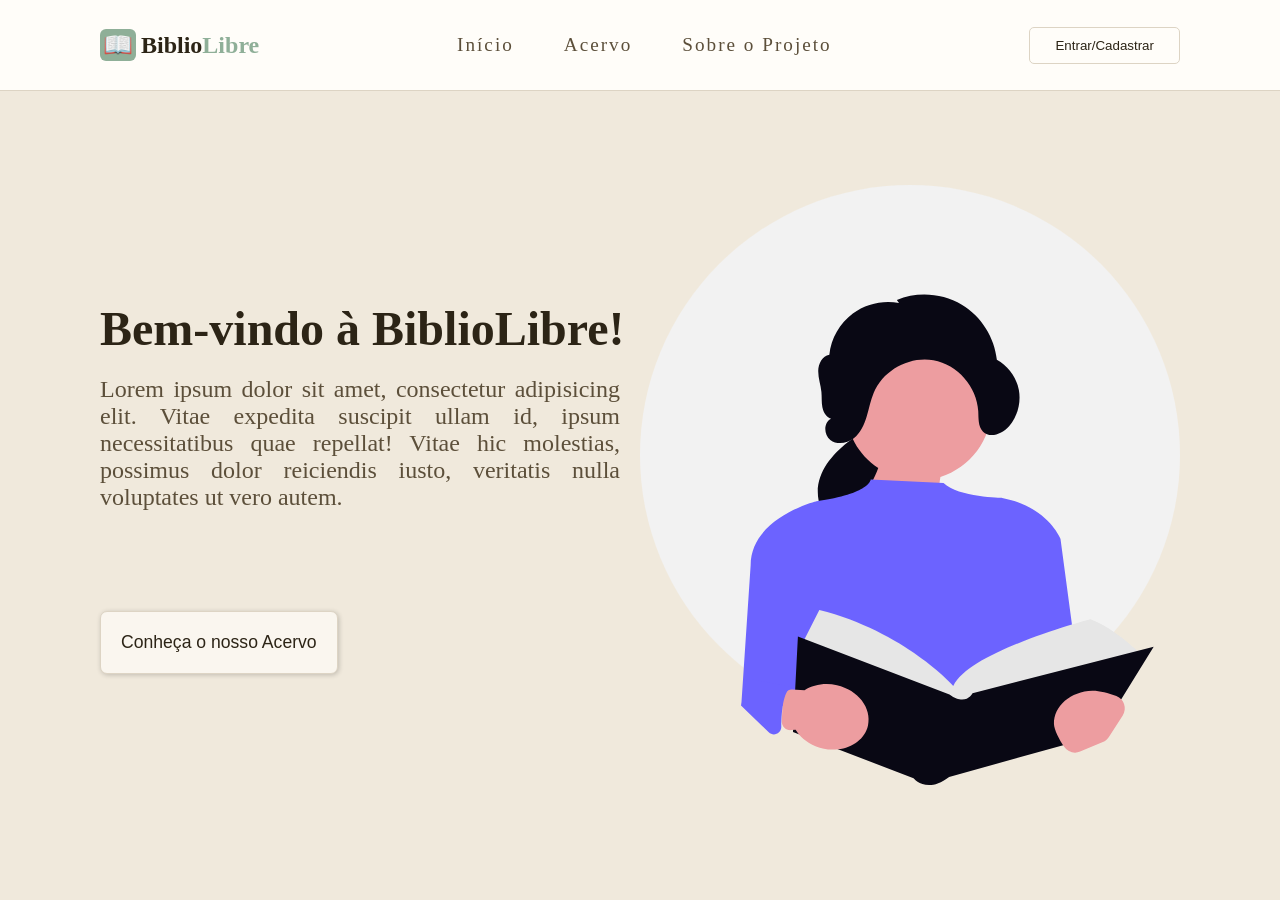
<file: index.html>
<!DOCTYPE html>
<html lang="pt-br">
<head>
    <meta charset="UTF-8">
    <meta name="viewport" content="width=device-width, initial-scale=1, minimum-scale=1">
    <title>BiblioLivre</title>
    <link rel="shortcut icon" href="images/booksFavicon.ico" type="image/x-icon">
    <link rel="stylesheet" href="style.css">
</head>
<body>
    <header>
        <nav class="header-box">
            <h1><span class="bookEmoji">📖</span>Biblio<span class="libre">Libre</span></h1>
            <div class="mobile-menu">
                <div class="line1"></div>
                <div class="line2"></div>
                <div class="line3"></div>
            </div>
            <ul class="header-links">
                <li><a href="index.html">Início</a></li>
                <li><a href="pages/telaAcervo.html">Acervo</a></li>
                <li><a href="pages/telaSobre.html">Sobre o Projeto</a></li>
            </ul>
            <button class="brown-button"><a href="pages/telaCadastro.html">Entrar/Cadastrar</a></button>
        </nav>
    </header>
    <main>
        <div class="main-container">
            <div class="main-text">
                <h1>Bem-vindo à BiblioLibre!</h1>
                <p>Lorem ipsum dolor sit amet, consectetur adipisicing elit. Vitae expedita suscipit ullam id, ipsum necessitatibus quae repellat! Vitae hic molestias, possimus dolor reiciendis iusto, veritatis nulla voluptates ut vero autem.</p>
                <button class="acervo-button"><a href="pages/telaAcervo.html">Conheça o nosso Acervo</a></button>
            </div>
            <div class="main-image">
                <img src="images/undraw_reading-a-book_4cap.svg">
            </div>
        </div>
    </main>
    <script src="mobile-navbar.js"></script>
</body>
</html>
</file>
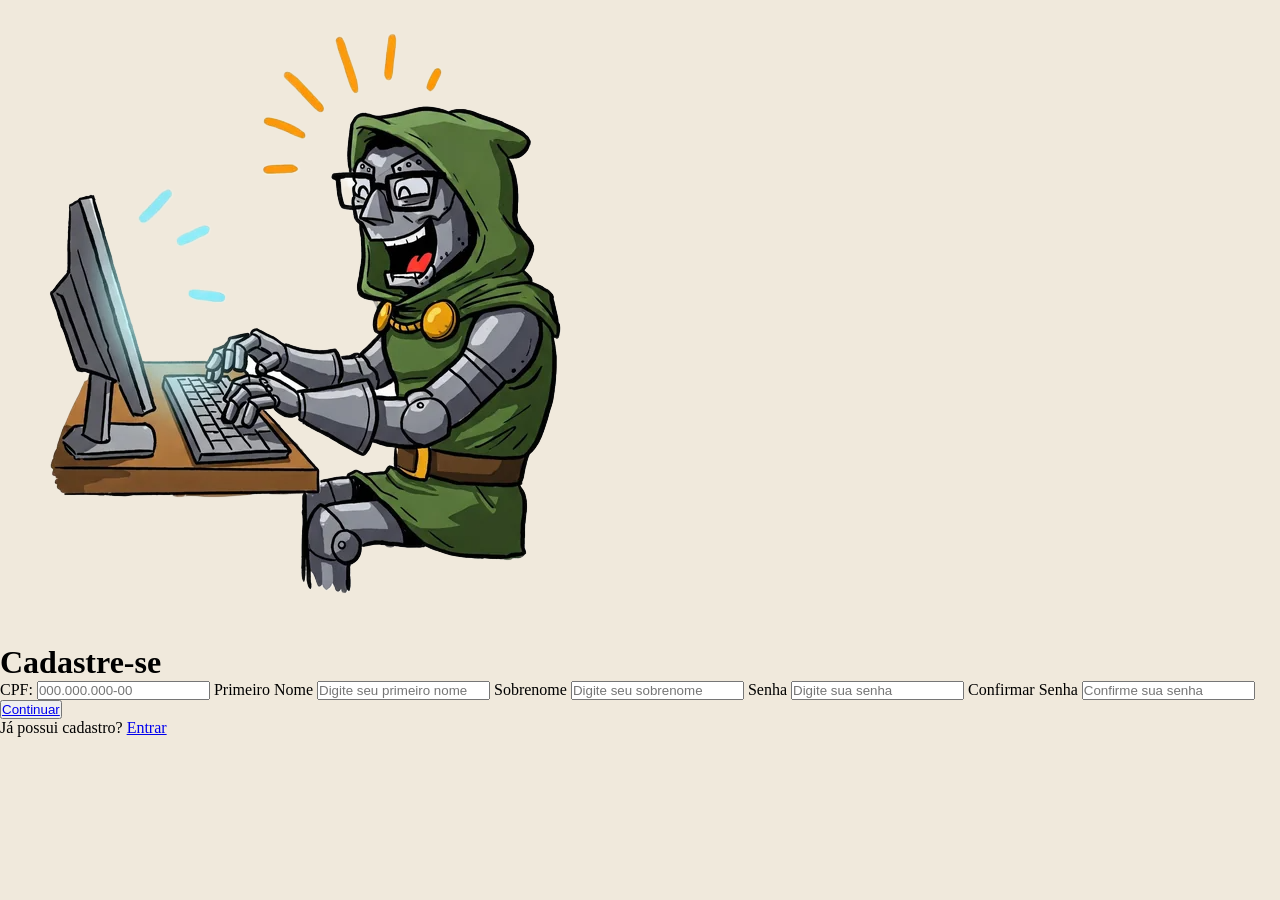
<file: telaCadastro.html>
<!DOCTYPE html>
<html lang="pt-br">
<head>
    <meta charset="UTF-8">
    <meta name="viewport" content="width=device-width, initial-scale=1.0">
    <title>Cadastro</title>
    <link rel="shortcut icon" href="images/favicon.png" type="image/x-icon">
    <link rel="stylesheet" href="style.css">
    <link rel="stylesheet" href="https://cdn.jsdelivr.net/npm/bootstrap-icons@1.13.1/font/bootstrap-icons.min.css">
</head>
<body>
    <div class="container">
        <div class="form-image">
            <img src="images/drDoomStudying.png">
        </div>
        <div class="form">
            <form action="#">
                <div class="form-header">
                    <div class="title">
                        <h1>Cadastre-se</h1>
                    </div>
                </div>

                <div class="input-group">
                    <div class="input-box">
                        <label for="cpf">CPF:</label>
                        <input onkeydown="formatarCPF()" id="cpf" type="text" maxlength="11" name="cpf" placeholder="000.000.000-00" required>

                        <label for="firstname">Primeiro Nome</label>
                        <input id="firstname" type="text" name="firstname" placeholder="Digite seu primeiro nome" required>

                        <label for="lastname">Sobrenome</label>
                        <input id="lastname" type="text" name="lastname" placeholder="Digite seu sobrenome" required>

                        <label for="password">Senha</label>
                        <input id="password" type="password" name="password" placeholder="Digite sua senha" required>

                        <label for="confirm-password">Confirmar Senha</label>
                        <input id="confirm-password" type="password" name="confirm-password" placeholder="Confirme sua senha" required>
                    </div>
                </div>

                <div class="continue-button">
                    <button onclick="cadastrar()"><a href="#">Continuar</a></button>
                </div>
            </form>
            <p class="link-cadastro">Já possui cadastro? <a href="telaLogin.html">Entrar</a></p>
        </div>
    </div>
    <script src="javascript.js"></script>
</body>
</html>
</file>
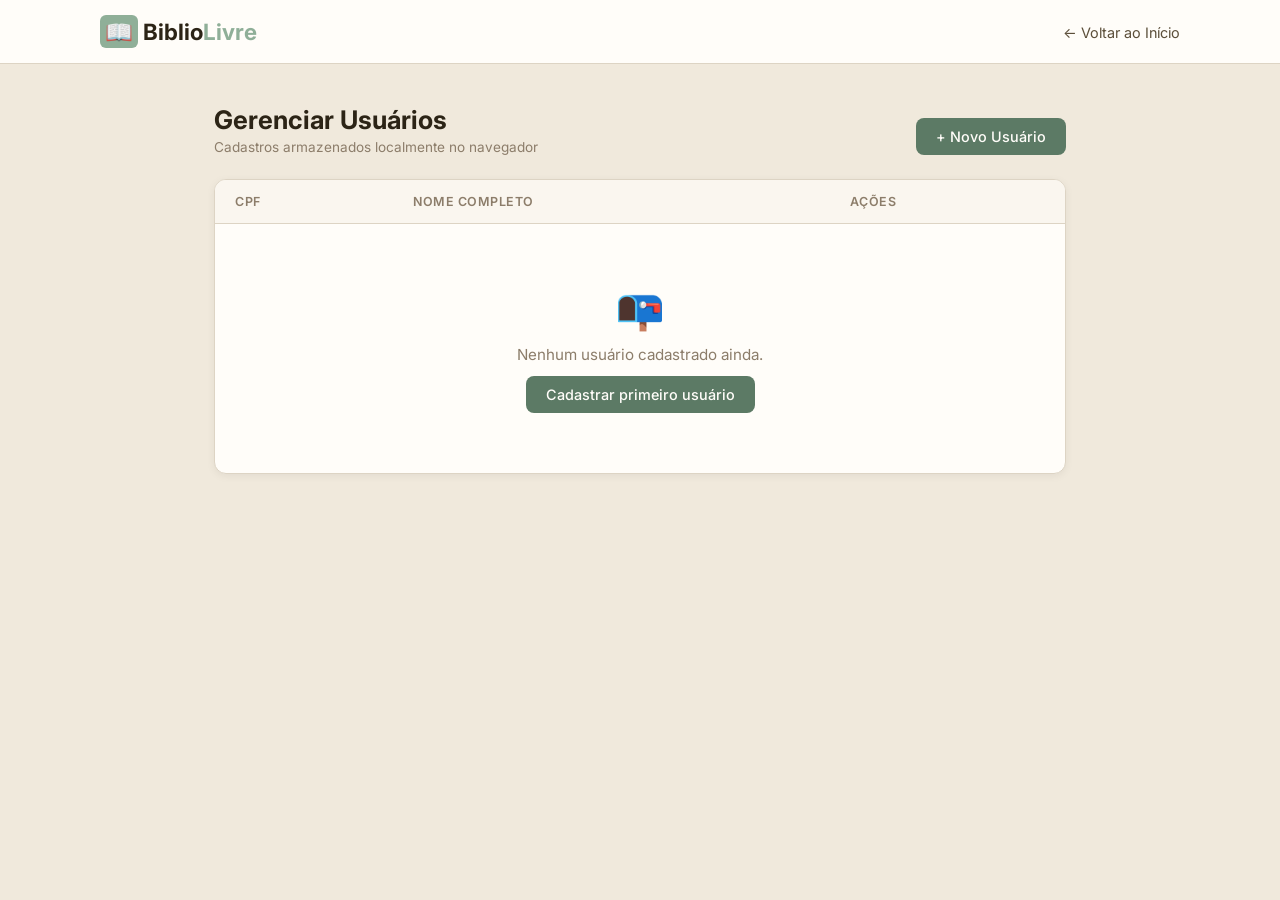
<file: pages/gerenciarUsuarios.html>
<!DOCTYPE html>
<html lang="pt-br">
<head>
    <meta charset="UTF-8">
    <meta name="viewport" content="width=device-width, initial-scale=1.0">
    <title>Gerenciar Usuários — BiblioLivre</title>
    <link rel="shortcut icon" href="../images/userFavicon.png" type="image/x-icon">
    <link rel="stylesheet" href="loginCadastro.css">
    <link rel="stylesheet" href="gerenciarUsuarios.css">
</head>
<body class="pagina-gerenciar">

    <!-- ── NAVBAR ─────────────────────────────────────────────────── -->
    <header>
        <nav class="header-box-gerenciar">
            <h1><span class="bookEmoji">📖</span>Biblio<span class="libre">Livre</span></h1>
            <div class="nav-links-gerenciar">
                <a href="../index.html">← Voltar ao Início</a>
            </div>
        </nav>
    </header>

    <!-- ── CONTEÚDO PRINCIPAL ─────────────────────────────────────── -->
    <main class="gerenciar-main">

        <div class="gerenciar-header">
            <div>
                <h2>Gerenciar Usuários</h2>
                <p class="subtitulo">Cadastros armazenados localmente no navegador</p>
            </div>
            <a href="telaCadastro.html" class="btn-novo">+ Novo Usuário</a>
        </div>

        <!-- Tabela de usuários -->
        <div class="tabela-wrapper">
            <table class="tabela-usuarios">
                <thead>
                    <tr>
                        <th>CPF</th>
                        <th>Nome completo</th>
                        <th>Ações</th>
                    </tr>
                </thead>
                <tbody id="tabela-usuarios">
                    <!-- Preenchido via JavaScript -->
                </tbody>
            </table>

            <!-- Estado vazio -->
            <div id="estado-vazio" class="estado-vazio" style="display:none">
                <span class="vazio-emoji">📭</span>
                <p>Nenhum usuário cadastrado ainda.</p>
                <a href="telaCadastro.html" class="btn-novo">Cadastrar primeiro usuário</a>
            </div>
        </div>

    </main>

    <!-- ── MODAL DE EDIÇÃO ─────────────────────────────────────────── -->
    <div id="modal-edicao" class="modal-overlay" style="display:none">
        <div class="modal">
            <div class="modal-header">
                <h3>Editar Usuário</h3>
                <button class="modal-fechar" onclick="fecharEdicao()">✕</button>
            </div>

            <!-- index oculto para saber qual usuário editar -->
            <input type="hidden" id="edit-index">

            <form onsubmit="return false" class="modal-form">

                <label for="edit-cpf">CPF</label>
                <!-- CPF não é editável: é a chave única do usuário -->
                <input id="edit-cpf" type="text" disabled>

                <label for="edit-firstname">Primeiro Nome</label>
                <input id="edit-firstname" type="text" placeholder="Primeiro nome" required>

                <label for="edit-lastname">Sobrenome</label>
                <input id="edit-lastname" type="text" placeholder="Sobrenome" required>

                <label for="edit-password">Nova Senha <span class="label-opcional">(deixe em branco para manter)</span></label>
                <input id="edit-password" type="password" placeholder="Mínimo 6 caracteres">

                <div class="modal-acoes">
                    <button type="button" class="btn-cancelar" onclick="fecharEdicao()">Cancelar</button>
                    <button type="button" class="btn-salvar" onclick="salvarEdicao()">Salvar alterações</button>
                </div>
            </form>
        </div>
    </div>

    <script src="../javascript.js"></script>
    <script>
        // Renderiza a tabela assim que a página carrega
        document.addEventListener('DOMContentLoaded', renderizarTabela);

        // Fecha o modal clicando fora dele
        document.getElementById('modal-edicao').addEventListener('click', function(e) {
            if (e.target === this) fecharEdicao();
        });
    </script>
</body>
</html>
</file>
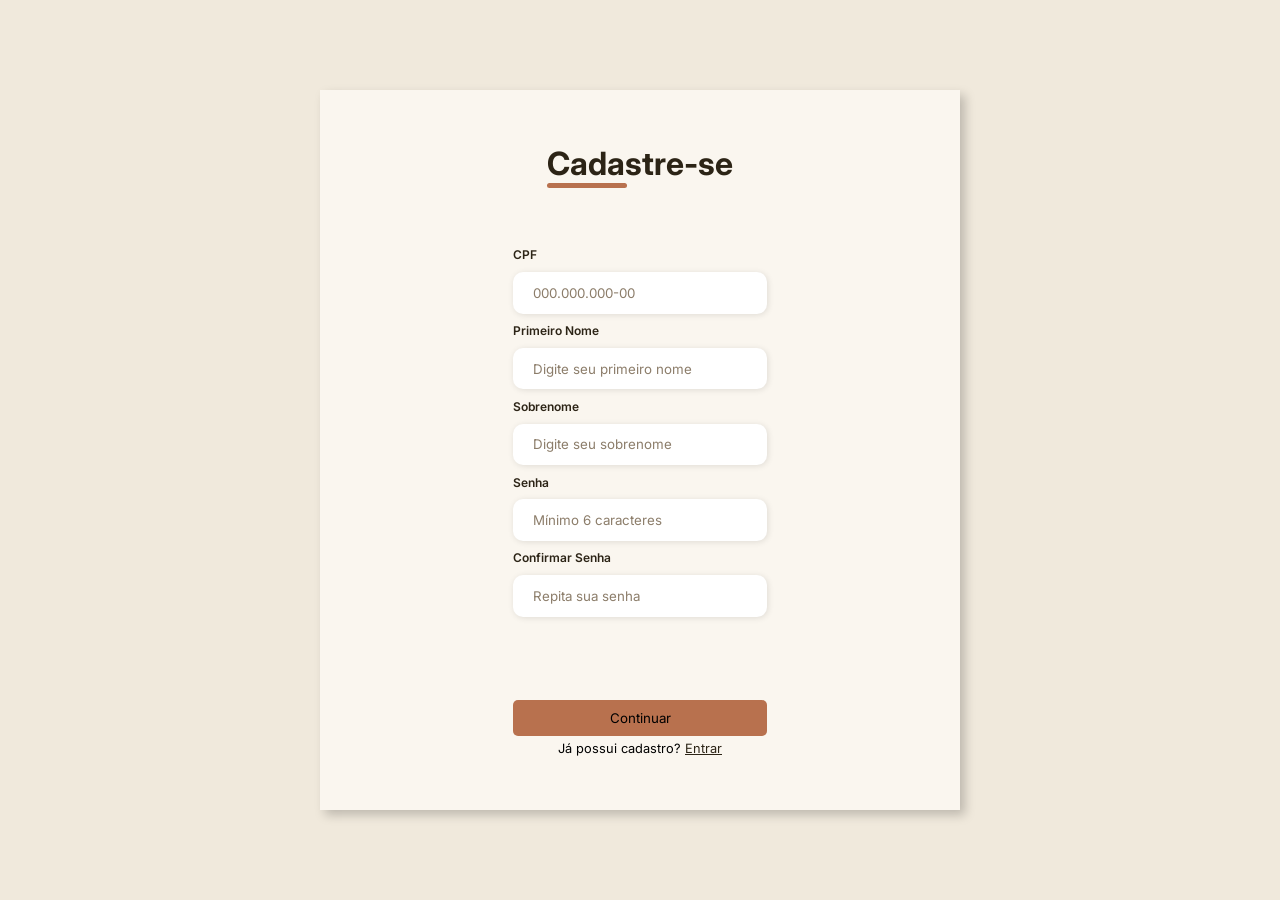
<file: pages/telaCadastro.html>
<!DOCTYPE html>
<html lang="pt-br">
<head>
    <meta charset="UTF-8">
    <meta name="viewport" content="width=device-width, initial-scale=1.0">
    <title>Cadastro — BiblioLivre</title>
    <link rel="shortcut icon" href="../images/userFavicon.png" type="image/x-icon">
    <link rel="stylesheet" href="loginCadastro.css">
</head>
<body>
    <div class="container">
        <div class="form-image">
            <img src="../images/drDoomStudying.png" alt="Ilustração de pessoa estudando">
        </div>

        <div class="form">
            <div class="form-header">
                <div class="title">
                    <h1>Cadastre-se</h1>
                </div>
            </div>

            <form onsubmit="return false">
                <div class="input-group">
                    <div class="input-box">

                        <label for="cpf">CPF</label>
                        <input
                            oninput="formatarCPF(this)"
                            id="cpf"
                            type="text"
                            maxlength="14"
                            name="cpf"
                            placeholder="000.000.000-00"
                            autocomplete="off"
                            required>

                        <label for="firstname">Primeiro Nome</label>
                        <input
                            id="firstname"
                            type="text"
                            name="firstname"
                            placeholder="Digite seu primeiro nome"
                            required>

                        <label for="lastname">Sobrenome</label>
                        <input
                            id="lastname"
                            type="text"
                            name="lastname"
                            placeholder="Digite seu sobrenome"
                            required>

                        <label for="password">Senha</label>
                        <input
                            id="password"
                            type="password"
                            name="password"
                            placeholder="Mínimo 6 caracteres"
                            required>

                        <label for="confirm-password">Confirmar Senha</label>
                        <input
                            id="confirm-password"
                            type="password"
                            name="confirm-password"
                            placeholder="Repita sua senha"
                            required>

                    </div>
                </div>

                <div class="continue-button">
                    <button type="button" onclick="cadastrar()">Continuar</button>
                </div>
            </form>

            <p class="link-cadastro">Já possui cadastro? <a href="telaLogin.html">Entrar</a></p>
        </div>
    </div>
    <script src="../javascript.js"></script>
</body>
</html>
</file>
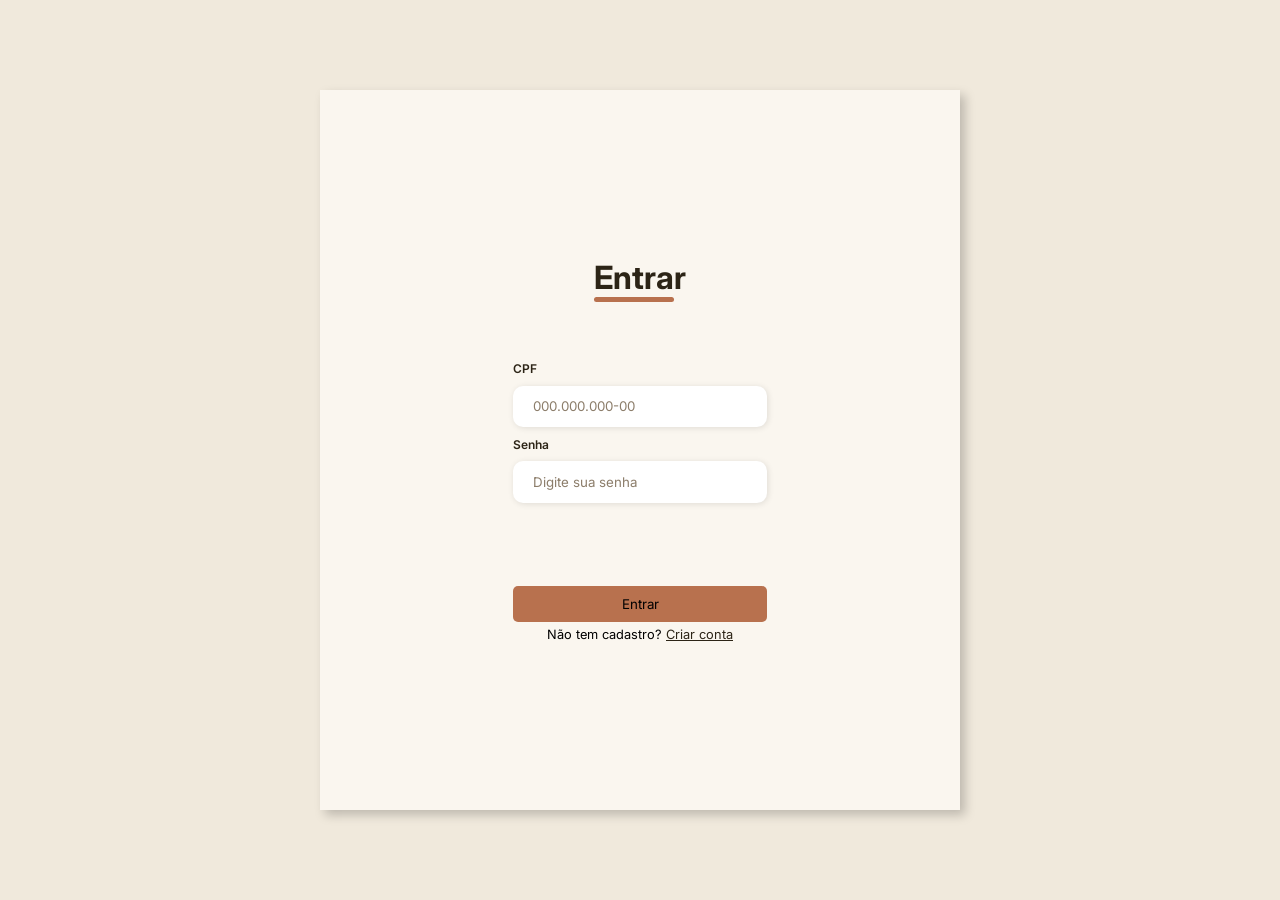
<file: pages/telaLogin.html>
<!DOCTYPE html>
<html lang="pt-br">
<head>
    <meta charset="UTF-8">
    <meta name="viewport" content="width=device-width, initial-scale=1.0">
    <title>Login — BiblioLivre</title>
    <link rel="shortcut icon" href="../images/userFavicon.png" type="image/x-icon">
    <link rel="stylesheet" href="loginCadastro.css">
</head>
<body>
    <div class="container">
        <div class="form-image">
            <img src="../images/drDoomStudying.png" alt="Ilustração de pessoa estudando">
        </div>

        <div class="form">
            <div class="form-header">
                <div class="title">
                    <h1>Entrar</h1>
                </div>
            </div>

            <form onsubmit="return false">
                <div class="input-group">
                    <div class="input-box">

                        <label for="cpf">CPF</label>
                        <input
                            oninput="formatarCPF(this)"
                            id="cpf"
                            type="text"
                            maxlength="14"
                            name="cpf"
                            placeholder="000.000.000-00"
                            autocomplete="off"
                            required>

                        <label for="password">Senha</label>
                        <input
                            id="password"
                            type="password"
                            name="password"
                            placeholder="Digite sua senha"
                            required>

                    </div>
                </div>

                <div class="continue-button">
                    <button type="button" onclick="login()">Entrar</button>
                </div>
            </form>

            <p class="link-cadastro">Não tem cadastro? <a href="telaCadastro.html">Criar conta</a></p>
        </div>
    </div>

    <script src="../javascript.js"></script>
</body>
</html>
</file>
<file: style.css>
:root {
  --cream: #FAF6EF;
  --cream-dark: #F0E9DC;
  --white: #FFFDF9;
  --border: #DDD4C4;

  --sage: #5C7A65;
  --sage-light: #8FAF98;
  --sage-pale: #E8F0EA;

  --terracotta: #B8714E;
  --terracotta-light:#E8C4AE;
  --warm-brown: #6B4E3D;

  --text-dark: #2C2416;
  --text-mid: #5C4F3A;
  --text-light: #8C7D6A;
}

* {
  padding: 0;
  margin: 0;
}

body {
  background-color: var(--cream-dark);
  overflow-x: hidden;
}

header {
  height: 10vh;
  background-color: var(--white);
  border-bottom: 1px solid var(--border);
}

.header-box {
  display: flex;
  justify-content: space-between;
  align-items: center;
  height: 100%;
  max-width: 1080px;
  margin: auto;
}

.bookEmoji {
  background-color: var(--sage-light);
  padding: 3px;
  border-radius: 6px;
  margin-right: 5px;
}

.header-box h1 {
  color: var(--text-dark);
}

.libre {
  color: var(--sage-light);
}

.mobile-menu {
  display: none;
  cursor: pointer;
}

.mobile-menu div {
  width: 32px;
  height: 2px;
  background-color: var(--text-dark);
  margin: 8px;
}

nav {
  display: flex;
  justify-content: space-around;
  align-items: center;
}

.header-links {
  list-style: none;
  display: flex;
}

.header-links li {
  letter-spacing: 2px;
}

.header-links a {
  text-decoration: none;
  font-size: 1.2rem;
  padding: 0 25px 0 25px;
  color: var(--text-mid);
  transition: color 0.3s ease, transform 0.2s ease;
}

.header-links a:hover {
  color: var(--sage-light);
  text-decoration: underline 2px solid;
  text-underline-offset: 5px;
}

header .brown-button {
  padding: 10px 25px;
  border-radius: 5px;
  border: 1px solid var(--border);
  background-color: var(--white);
}

header .brown-button a {
  text-decoration: none;
  color: var(--text-dark);
}

header .brown-button:hover {
  background: var(--text-dark);
  cursor: pointer;
}

header .brown-button:hover a {
  color: var(--white);
}

main {
  margin: auto;
  max-width: 1080px;
}

.main-container {
  display: flex;
  height: 88vh;
  align-items: center;
}

.main-text {
  width: 50%;
}

.main-text h1 {
  color: var(--text-dark);
  font-size: 3rem;
  margin-bottom: 20px;
}

.main-text p {
  color: var(--text-mid);
  font-size: 1.5rem;
  padding-right: 20px;
  text-align: justify;
}
/* Ajustando 🧑‍🔧
.main-text button {
  margin-top: 100px;
  cursor: pointer;
  border: 1px solid var(--text-dark);
  padding: 10px;
  border-radius: 7px;
  background-color: var(--cream-dark);
}

.main-text button a {
  text-decoration: none;
  color: var(--text-mid);
}
*/
.main-image {
  width: 50%;
}

.main-image img {
  max-width: 100%;
}

.acervo-button {
  margin-top: 100px;
  cursor: pointer;
  border: 1px solid var(--border);
  padding: 20px;
  border-radius: 7px;
  background-color: var(--cream);
  box-shadow: 1px 1px 5px rgba(0, 0, 0, 0.2);
}

.acervo-button:hover {
  background-color: var(--warm-brown);
}

.acervo-button a {
  text-decoration: none;
  color: var(--text-dark);
  font-size: 1.1rem;
}

.acervo-button:hover a {
  color: var(--white);
}

@media screen and (max-width: 1080px) {
  .header-box {
    justify-content: space-around;
  }
  .main-container {
    flex-direction: column;
    text-align: center;

    display: flex;
    justify-content: center;
    align-items: center;
  }
  .main-text h1 {
    margin: auto;
    font-size: 4rem;
    text-align: left;
    margin-bottom: 20px;
  }
  .main-text {
    width: 70vw;
  }
  .main-image img {
    display: none;
  }
}

@media screen and (max-width: 750px) {
  body {
    overflow-x: hidden;
  }
  .header-links {
    position: absolute;
    top: 10vh;
    right: 0;
    width: 50vw;
    height: 92vh;
    background: var(--white);
    flex-direction: column;
    align-items: center;
    justify-content: space-around;
    transform: translateX(100%);
  }
  .header-links li {
    margin-left: 0;
    opacity: 0;
  }
  .mobile-menu {
    display: block;
  }
  .header-links.active {
    transform: translateX(0);
  }
  .brown-button {
    display: none;
  }
  .main-text h1 {
    font-size: 2.5rem;
  }
  .main-text p {
    padding: 0;
    font-size: 1rem;
  }
}
</file>
<file: pages/loginCadastro.css>
@import url('https://fonts.googleapis.com/css2?family=Inter:ital,opsz,wght@0,14..32,100..900;1,14..32,100..900&family=Open+Sans:ital,wght@0,300..800;1,300..800&family=Poppins:ital,wght@0,100;0,200;0,300;0,400;0,500;0,600;0,700;0,800;0,900;1,100;1,200;1,300;1,400;1,500;1,600;1,700;1,800;1,900&family=Raleway:ital,wght@0,100..900;1,100..900&family=Roboto:ital,wght@0,100..900;1,100..900&display=swap');

:root {
  --cream: #FAF6EF;
  --cream-dark: #F0E9DC;
  --white: #FFFDF9;
  --border: #DDD4C4;

  --sage: #5C7A65;
  --sage-light: #8FAF98;
  --sage-pale: #E8F0EA;

  --terracotta: #B8714E;
  --terracotta-light:#E8C4AE;
  --warm-brown: #6B4E3D;

  --text-dark: #2C2416;
  --text-mid: #5C4F3A;
  --text-light: #8C7D6A;
}

* {
    padding: 0;
    margin: 0;
    box-sizing: border-box;
    font-family: 'Inter', sans-serif;;
}

body {
    width: 100%;
    height: 100vh;
    display: flex;
    justify-content: center;
    align-items: center;
    background: var(--cream-dark);
}

.container {
    width: 80%;
    height: 80vh;
    display: flex;
    box-shadow: 5px 5px 10px rgba(0, 0, 0, .212);
}

.form-image {
    width: 50%;
    display: flex;
    justify-content: center;
    align-items: center;
    background-color: var(--sage);
    padding: 1rem;
}

.form-image img {
    width: 31rem;   
}

.form {
    width: 50%;
    display: flex;
    justify-content: center;
    align-items: center;
    flex-direction: column;
    background-color: var(--cream);
    padding: 3rem;
}

.form-header {
    margin-bottom: 3rem;
    display: flex;
    justify-content: flex-start;
}

.form-header h1 {
    color: var(--text-dark);
}

.form-header h1::after {
    content: '';
    display: block;
    width: 5rem;
    height: .3rem;
    background-color: var(--terracotta);
    margin: 0 auto;
    position: absolute;
    border-radius: 10px;
}

.input-group {
    display: flex;
    flex-wrap: wrap;
    justify-content: space-between;
    padding: 1rem 0;
}

.input-box {
    display: flex;
    flex-direction: column;
    margin-bottom: 1.1rem;   
}

.input-box input {
    margin: .6rem 0;
    padding: .8rem 1.2rem;
    border: none;
    border-radius: 10px;
    box-shadow: 1px 1px 6px #0000001c;
}

.input-box input:hover {
    background-color: #eeeeee75;
}

.input-box input:focus-visible {
    outline: 1px solid var(--terracotta);
}

.input-box label {
    font-size: .75rem;
    font-weight: 600;
    color: var(--text-dark);
}

.input-box input::placeholder {
    color: var(--text-light);
}
.continue-button button {
    width: 100%;
    margin-top: 2.5rem;
    border: none;
    background-color: var(--terracotta);
    padding: .62rem;
    border-radius: 5px;
    cursor: pointer;
}

.continue-button button:hover {
    background-color: var(--terracotta-light);
}

.continue-button button a {
    text-decoration: none;
    font-size: .93rem;
    font-weight: 500;
    color: var(--sage-pale);
}

.link-cadastro {
    margin-top: 5px;
    font-size: .8rem;
    text-align: center;
}

.link-cadastro a {
    text-decoration: underline;
    color: var(--text-dark);
}

@media screen and (max-width: 1330px) {
    .form-image {
        display: none;
    }

    .container {
        width: 50%;
    }
    .form {
        width: 100%;
    }
}

@media screen and (max-width: 1064px) {
    .container {
        width: 90%;
        height: auto;
    }
}
/* ── Feedback de ações (sucesso / erro) ─────────────────── */
.feedback-msg {
    margin-top: 14px;
    padding: 10px 16px;
    border-radius: 8px;
    font-size: 0.85rem;
    font-weight: 500;
    text-align: center;
    display: none;
}

.feedback-sucesso {
    background: var(--sage-pale);
    color: var(--sage);
    border: 1px solid var(--sage-light);
}

.feedback-erro {
    background: #fdecea;
    color: #b84040;
    border: 1px solid #f0b8b8;
}
</file>
<file: pages/gerenciarUsuarios.css>
/* Layout geral da página */
.pagina-gerenciar {
    display: block;
    background: var(--cream-dark);
    min-height: 100vh;
}

/* ── Navbar ─────────────────────────────────────────────── */
header {
    background: var(--white);
    border-bottom: 1px solid var(--border);
    padding: 0 2rem;
    height: 64px;
    display: flex;
    align-items: center;
}

.header-box-gerenciar {
    max-width: 1080px;
    width: 100%;
    margin: 0 auto;
    display: flex;
    justify-content: space-between;
    align-items: center;
}

.header-box-gerenciar h1 {
    font-size: 1.4rem;
    color: var(--text-dark);
}

.bookEmoji {
    background-color: var(--sage-light);
    padding: 3px 5px;
    border-radius: 6px;
    margin-right: 5px;
}

.libre {
    color: var(--sage-light);
}

.nav-links-gerenciar a {
    text-decoration: none;
    font-size: 0.9rem;
    color: var(--text-mid);
    transition: color 0.2s;
}

.nav-links-gerenciar a:hover {
    color: var(--sage);
}

/* ── Área principal ─────────────────────────────────────── */
.gerenciar-main {
    max-width: 900px;
    margin: 2.5rem auto;
    padding: 0 1.5rem;
}

.gerenciar-header {
    display: flex;
    justify-content: space-between;
    align-items: flex-end;
    margin-bottom: 1.5rem;
}

.gerenciar-header h2 {
    font-size: 1.6rem;
    color: var(--text-dark);
    margin-bottom: 4px;
}

.subtitulo {
    font-size: 0.85rem;
    color: var(--text-light);
}

.btn-novo {
    display: inline-block;
    text-decoration: none;
    background: var(--sage);
    color: var(--white);
    padding: 10px 20px;
    border-radius: 8px;
    font-size: 0.9rem;
    font-weight: 500;
    transition: background 0.2s;
}

.btn-novo:hover {
    background: var(--warm-brown);
}

/* ── Tabela ─────────────────────────────────────────────── */
.tabela-wrapper {
    background: var(--white);
    border-radius: 12px;
    border: 1px solid var(--border);
    overflow: hidden;
    box-shadow: 0 2px 8px rgba(0,0,0,0.06);
}

.tabela-usuarios {
    width: 100%;
    border-collapse: collapse;
}

.tabela-usuarios thead tr {
    background: var(--cream);
}

.tabela-usuarios th {
    text-align: left;
    padding: 14px 20px;
    font-size: 0.78rem;
    font-weight: 600;
    color: var(--text-light);
    text-transform: uppercase;
    letter-spacing: 0.5px;
    border-bottom: 1px solid var(--border);
}

.tabela-usuarios td {
    padding: 14px 20px;
    font-size: 0.92rem;
    color: var(--text-mid);
    border-bottom: 1px solid var(--cream-dark);
}

.tabela-usuarios tbody tr:last-child td {
    border-bottom: none;
}

.tabela-usuarios tbody tr:hover {
    background: var(--cream);
}

/* ── Botões de ação na tabela ───────────────────────────── */
.btn-acao {
    padding: 6px 14px;
    border-radius: 6px;
    font-size: 0.82rem;
    font-weight: 500;
    cursor: pointer;
    border: 1px solid transparent;
    margin-right: 6px;
    transition: all 0.2s;
}

.btn-editar {
    background: var(--sage-pale);
    color: var(--sage);
    border-color: var(--sage-light);
}

.btn-editar:hover {
    background: var(--sage);
    color: var(--white);
}

.btn-excluir {
    background: #fdecea;
    color: #b84040;
    border-color: #f0b8b8;
}

.btn-excluir:hover {
    background: #b84040;
    color: var(--white);
}

/* ── Estado vazio ───────────────────────────────────────── */
.estado-vazio {
    flex-direction: column;
    align-items: center;
    justify-content: center;
    padding: 60px 20px;
    gap: 12px;
}

.vazio-emoji {
    font-size: 2.5rem;
}

.estado-vazio p {
    font-size: 0.95rem;
    color: var(--text-light);
}

/* ── Modal de edição ────────────────────────────────────── */
.modal-overlay {
    position: fixed;
    inset: 0;
    background: rgba(44, 36, 22, 0.45);
    display: flex;
    align-items: center;
    justify-content: center;
    z-index: 100;
}

.modal {
    background: var(--white);
    border-radius: 14px;
    width: 440px;
    max-width: 95vw;
    padding: 2rem;
    box-shadow: 0 20px 50px rgba(0,0,0,0.2);
}

.modal-header {
    display: flex;
    justify-content: space-between;
    align-items: center;
    margin-bottom: 1.5rem;
}

.modal-header h3 {
    font-size: 1.2rem;
    color: var(--text-dark);
}

.modal-fechar {
    background: none;
    border: none;
    font-size: 1.1rem;
    color: var(--text-light);
    cursor: pointer;
    padding: 4px 8px;
    border-radius: 6px;
    transition: background 0.2s;
}

.modal-fechar:hover {
    background: var(--cream-dark);
}

.modal-form label {
    display: block;
    font-size: 0.78rem;
    font-weight: 600;
    color: var(--text-dark);
    margin-bottom: 5px;
    margin-top: 14px;
}

.label-opcional {
    font-weight: 400;
    color: var(--text-light);
    font-size: 0.75rem;
}

.modal-form input {
    width: 100%;
    padding: 10px 14px;
    border: 1px solid var(--border);
    border-radius: 8px;
    font-size: 0.9rem;
    color: var(--text-dark);
    background: var(--cream);
    transition: border 0.2s;
}

.modal-form input:focus {
    outline: none;
    border-color: var(--terracotta);
}

.modal-form input:disabled {
    background: var(--cream-dark);
    color: var(--text-light);
    cursor: not-allowed;
}

.modal-acoes {
    display: flex;
    gap: 10px;
    margin-top: 1.8rem;
    justify-content: flex-end;
}

.btn-cancelar {
    padding: 10px 20px;
    border-radius: 8px;
    border: 1px solid var(--border);
    background: var(--cream);
    color: var(--text-mid);
    font-size: 0.9rem;
    cursor: pointer;
    transition: background 0.2s;
}

.btn-cancelar:hover {
    background: var(--cream-dark);
}

.btn-salvar {
    padding: 10px 20px;
    border-radius: 8px;
    border: none;
    background: var(--terracotta);
    color: var(--white);
    font-size: 0.9rem;
    font-weight: 500;
    cursor: pointer;
    transition: background 0.2s;
}

.btn-salvar:hover {
    background: var(--warm-brown);
}

/* ── Responsivo ─────────────────────────────────────────── */
@media screen and (max-width: 650px) {
    .gerenciar-header {
        flex-direction: column;
        align-items: flex-start;
        gap: 14px;
    }

    .tabela-usuarios th:nth-child(1),
    .tabela-usuarios td:nth-child(1) {
        display: none;
    }
}
</file>
